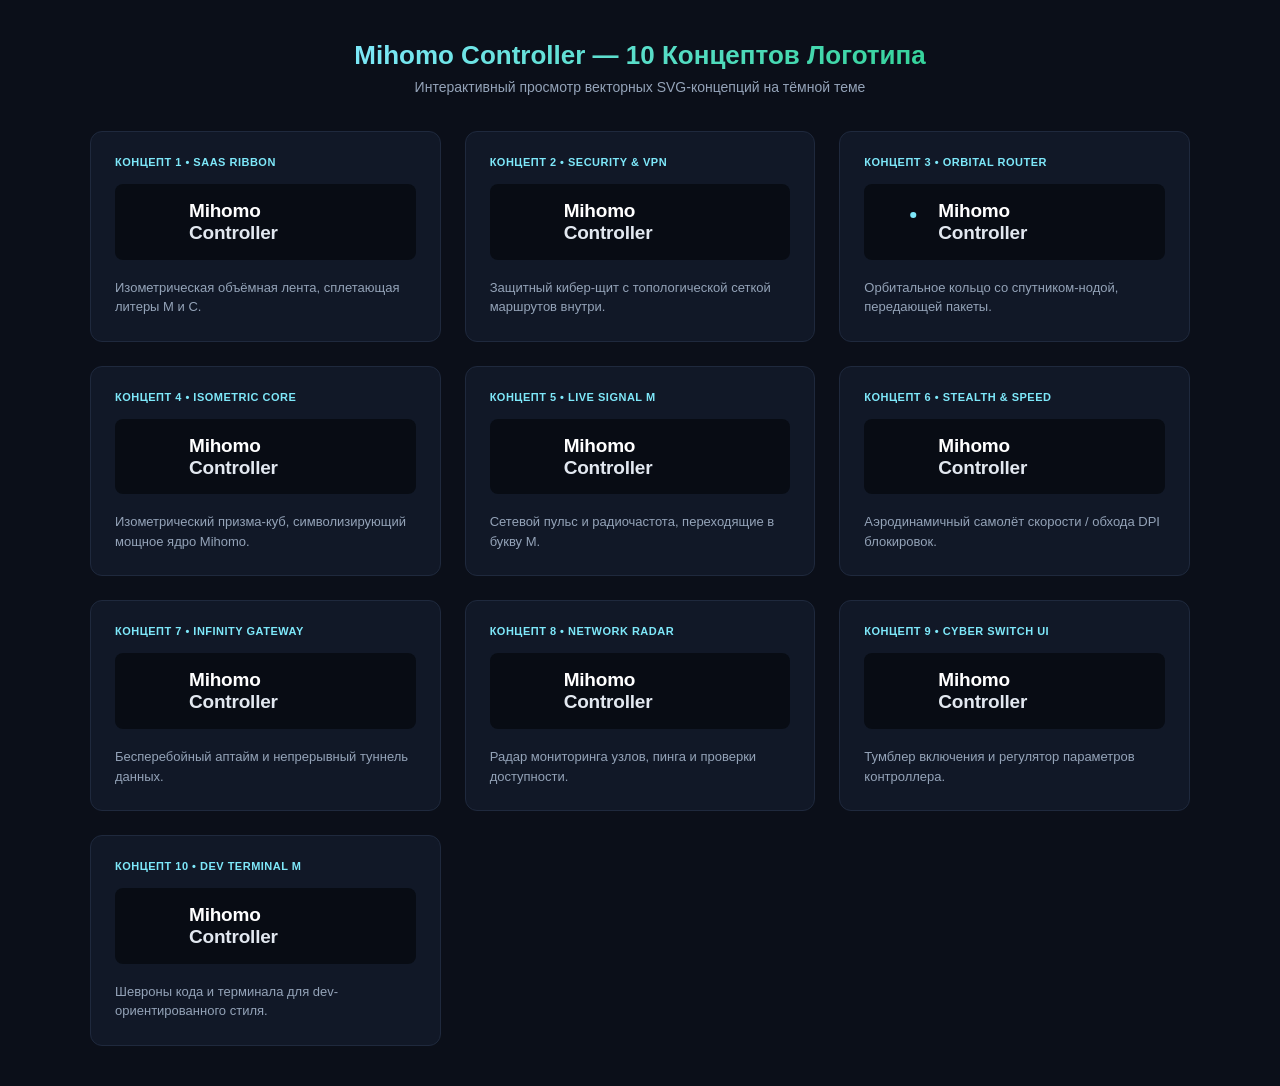
<file: public/logo_preview.html>
<!DOCTYPE html>
<html lang="ru">
<head>
  <meta charset="UTF-8">
  <title>Mihomo Controller - Logo Concepts Preview</title>
  <style>
    * { box-sizing: border-box; margin: 0; padding: 0; }
    body {
      background-color: #0b0f19;
      color: #f1f5f9;
      font-family: -apple-system, BlinkMacSystemFont, 'Segoe UI', Roboto, Helvetica, Arial, sans-serif;
      padding: 40px 20px;
      display: flex;
      flex-direction: column;
      align-items: center;
    }
    h1 {
      font-size: 26px;
      font-weight: 700;
      margin-bottom: 8px;
      background: linear-gradient(135deg, #7ee8fa, #34d399);
      -webkit-background-clip: text;
      -webkit-text-fill-color: transparent;
    }
    p.subtitle {
      color: #94a3b8;
      font-size: 14px;
      margin-bottom: 36px;
    }
    .grid {
      display: grid;
      grid-template-columns: repeat(auto-fit, minmax(320px, 1fr));
      gap: 24px;
      max-width: 1100px;
      width: 100%;
    }
    .card {
      background: #111827;
      border: 1px solid #1f293d;
      border-radius: 12px;
      padding: 24px;
      display: flex;
      flex-direction: column;
      transition: all 0.25s ease;
    }
    .card:hover {
      border-color: #34d39955;
      transform: translateY(-2px);
      box-shadow: 0 10px 25px rgba(0,0,0,0.4);
    }
    .badge {
      font-size: 11px;
      font-weight: 600;
      color: #7ee8fa;
      text-transform: uppercase;
      letter-spacing: 0.5px;
      margin-bottom: 16px;
    }
    .logo-container {
      display: flex;
      align-items: center;
      gap: 16px;
      margin-bottom: 18px;
      padding: 16px;
      background: #080c14;
      border-radius: 8px;
    }
    .logo-text {
      display: flex;
      flex-direction: column;
      line-height: 1.15;
    }
    .logo-text .title {
      color: #ffffff;
      font-size: 19px;
      font-weight: 700;
      letter-spacing: -0.2px;
    }
    .logo-text .sub {
      color: #e2e8f0;
      font-size: 19px;
      font-weight: 700;
      letter-spacing: -0.2px;
    }
    .desc {
      color: #94a3b8;
      font-size: 13px;
      line-height: 1.5;
    }
  </style>
</head>
<body>

  <h1>Mihomo Controller — 10 Концептов Логотипа</h1>
  <p class="subtitle">Интерактивный просмотр векторных SVG-концепций на тёмной теме</p>

  <svg style="display: none;">
    <defs>
      <linearGradient id="glowGrad" x1="0%" y1="0%" x2="100%" y2="100%">
        <stop offset="0%" stop-color="#7ee8fa" />
        <stop offset="100%" stop-color="#34d399" />
      </linearGradient>
    </defs>
  </svg>

  <div class="grid">

    <!-- 1. MC Ribbon -->
    <div class="card">
      <div class="badge">Концепт 1 • SaaS Ribbon</div>
      <div class="logo-container">
        <svg width="42" height="42" viewBox="0 0 48 48" fill="none">
          <path d="M12 36V16L24 24L36 16V36L24 28L12 36Z" stroke="url(#glowGrad)" stroke-width="3.5" stroke-linejoin="round" stroke-linecap="round"/>
          <path d="M12 16L24 8L36 16" stroke="url(#glowGrad)" stroke-width="3.5" stroke-linejoin="round"/>
        </svg>
        <div class="logo-text">
          <span class="title">Mihomo</span>
          <span class="sub">Controller</span>
        </div>
      </div>
      <div class="desc">Изометрическая объёмная лента, сплетающая литеры M и C.</div>
    </div>

    <!-- 2. Cyber Shield -->
    <div class="card">
      <div class="badge">Концепт 2 • Security & VPN</div>
      <div class="logo-container">
        <svg width="42" height="42" viewBox="0 0 48 48" fill="none">
          <path d="M24 4L8 10V22C8 32.5 14.8 42.2 24 44C33.2 42.2 40 32.5 40 22V10L24 4Z" stroke="url(#glowGrad)" stroke-width="2.5" stroke-linejoin="round"/>
          <circle cx="24" cy="22" r="3" fill="url(#glowGrad)"/>
          <circle cx="16" cy="18" r="2" fill="url(#glowGrad)"/>
          <circle cx="32" cy="18" r="2" fill="url(#glowGrad)"/>
          <circle cx="20" cy="30" r="2" fill="url(#glowGrad)"/>
          <circle cx="28" cy="30" r="2" fill="url(#glowGrad)"/>
          <path d="M16 18L24 22M32 18L24 22M24 22L20 30M24 22L28 30M16 18L20 30M32 18L28 30" stroke="url(#glowGrad)" stroke-width="1.2" stroke-opacity="0.8"/>
        </svg>
        <div class="logo-text">
          <span class="title">Mihomo</span>
          <span class="sub">Controller</span>
        </div>
      </div>
      <div class="desc">Защитный кибер-щит с топологической сеткой маршрутов внутри.</div>
    </div>

    <!-- 3. Orbit Node -->
    <div class="card">
      <div class="badge">Концепт 3 • Orbital Router</div>
      <div class="logo-container">
        <svg width="42" height="42" viewBox="0 0 48 48" fill="none">
          <circle cx="24" cy="24" r="14" stroke="url(#glowGrad)" stroke-width="2.5"/>
          <ellipse cx="24" cy="24" rx="20" ry="7" transform="rotate(-30 24 24)" stroke="url(#glowGrad)" stroke-width="2.5"/>
          <circle cx="38" cy="16" r="3.5" fill="#7ee8fa"/>
        </svg>
        <div class="logo-text">
          <span class="title">Mihomo</span>
          <span class="sub">Controller</span>
        </div>
      </div>
      <div class="desc">Орбитальное кольцо со спутником-нодой, передающей пакеты.</div>
    </div>

    <!-- 4. Prism Cube -->
    <div class="card">
      <div class="badge">Концепт 4 • Isometric Core</div>
      <div class="logo-container">
        <svg width="42" height="42" viewBox="0 0 48 48" fill="none">
          <path d="M24 6L40 15V33L24 42L8 33V15L24 6Z" stroke="url(#glowGrad)" stroke-width="2.5" stroke-linejoin="round"/>
          <path d="M24 6V24M40 15L24 24M8 15L24 24M24 24V42" stroke="url(#glowGrad)" stroke-width="2"/>
          <circle cx="24" cy="24" r="4" fill="url(#glowGrad)"/>
        </svg>
        <div class="logo-text">
          <span class="title">Mihomo</span>
          <span class="sub">Controller</span>
        </div>
      </div>
      <div class="desc">Изометрический призма-куб, символизирующий мощное ядро Mihomo.</div>
    </div>

    <!-- 5. Signal M -->
    <div class="card">
      <div class="badge">Концепт 5 • Live Signal M</div>
      <div class="logo-container">
        <svg width="42" height="42" viewBox="0 0 48 48" fill="none">
          <path d="M6 24C6 20 8 16 10 14M12 24C12 21 13 18 15 17" stroke="url(#glowGrad)" stroke-width="3" stroke-linecap="round"/>
          <path d="M20 34V14L28 26L36 14V34" stroke="url(#glowGrad)" stroke-width="3.5" stroke-linecap="round" stroke-linejoin="round"/>
        </svg>
        <div class="logo-text">
          <span class="title">Mihomo</span>
          <span class="sub">Controller</span>
        </div>
      </div>
      <div class="desc">Сетевой пульс и радиочастота, переходящие в букву M.</div>
    </div>

    <!-- 6. Stealth Jet -->
    <div class="card">
      <div class="badge">Концепт 6 • Stealth & Speed</div>
      <div class="logo-container">
        <svg width="42" height="42" viewBox="0 0 48 48" fill="none">
          <path d="M6 22L42 10L30 42L22 26L6 22Z" fill="url(#glowGrad)" fill-opacity="0.15" stroke="url(#glowGrad)" stroke-width="2.5" stroke-linejoin="round"/>
          <path d="M42 10L22 26" stroke="url(#glowGrad)" stroke-width="2.5"/>
        </svg>
        <div class="logo-text">
          <span class="title">Mihomo</span>
          <span class="sub">Controller</span>
        </div>
      </div>
      <div class="desc">Аэродинамичный самолёт скорости / обхода DPI блокировок.</div>
    </div>

    <!-- 7. Infinity Loop -->
    <div class="card">
      <div class="badge">Концепт 7 • Infinity Gateway</div>
      <div class="logo-container">
        <svg width="42" height="42" viewBox="0 0 48 48" fill="none">
          <path d="M15 18C10 18 6 21 6 25C6 29 10 32 15 32C21 32 27 18 33 18C38 18 42 21 42 25C42 29 38 32 33 32C27 32 21 18 15 18Z" stroke="url(#glowGrad)" stroke-width="3.5" stroke-linecap="round" stroke-linejoin="round"/>
        </svg>
        <div class="logo-text">
          <span class="title">Mihomo</span>
          <span class="sub">Controller</span>
        </div>
      </div>
      <div class="desc">Бесперебойный аптайм и непрерывный туннель данных.</div>
    </div>

    <!-- 8. Radar -->
    <div class="card">
      <div class="badge">Концепт 8 • Network Radar</div>
      <div class="logo-container">
        <svg width="42" height="42" viewBox="0 0 48 48" fill="none">
          <circle cx="24" cy="24" r="18" stroke="url(#glowGrad)" stroke-width="1.8"/>
          <circle cx="24" cy="24" r="11" stroke="url(#glowGrad)" stroke-width="1.8"/>
          <circle cx="24" cy="24" r="4" fill="url(#glowGrad)"/>
          <line x1="24" y1="4" x2="24" y2="44" stroke="url(#glowGrad)" stroke-width="1.5" stroke-opacity="0.6"/>
          <line x1="4" y1="24" x2="44" y2="24" stroke="url(#glowGrad)" stroke-width="1.5" stroke-opacity="0.6"/>
        </svg>
        <div class="logo-text">
          <span class="title">Mihomo</span>
          <span class="sub">Controller</span>
        </div>
      </div>
      <div class="desc">Радар мониторинга узлов, пинга и проверки доступности.</div>
    </div>

    <!-- 9. Cyber Switch -->
    <div class="card">
      <div class="badge">Концепт 9 • Cyber Switch UI</div>
      <div class="logo-container">
        <svg width="42" height="42" viewBox="0 0 48 48" fill="none">
          <rect x="6" y="10" width="36" height="18" rx="9" stroke="url(#glowGrad)" stroke-width="2.5"/>
          <circle cx="33" cy="19" r="6" fill="url(#glowGrad)"/>
          <line x1="6" y1="36" x2="42" y2="36" stroke="url(#glowGrad)" stroke-width="2.5" stroke-linecap="round"/>
          <circle cx="16" cy="36" r="4" fill="url(#glowGrad)"/>
        </svg>
        <div class="logo-text">
          <span class="title">Mihomo</span>
          <span class="sub">Controller</span>
        </div>
      </div>
      <div class="desc">Тумблер включения и регулятор параметров контроллера.</div>
    </div>

    <!-- 10. Code Chevron -->
    <div class="card">
      <div class="badge">Концепт 10 • Dev Terminal M</div>
      <div class="logo-container">
        <svg width="42" height="42" viewBox="0 0 48 48" fill="none">
          <path d="M14 16L6 24L14 32" stroke="url(#glowGrad)" stroke-width="3" stroke-linecap="round" stroke-linejoin="round"/>
          <path d="M26 12L20 36" stroke="url(#glowGrad)" stroke-width="3" stroke-linecap="round"/>
          <path d="M34 16L42 24L34 32" stroke="url(#glowGrad)" stroke-width="3" stroke-linecap="round" stroke-linejoin="round"/>
        </svg>
        <div class="logo-text">
          <span class="title">Mihomo</span>
          <span class="sub">Controller</span>
        </div>
      </div>
      <div class="desc">Шевроны кода и терминала для dev-ориентированного стиля.</div>
    </div>

  </div>

</body>
</html>
</file>
